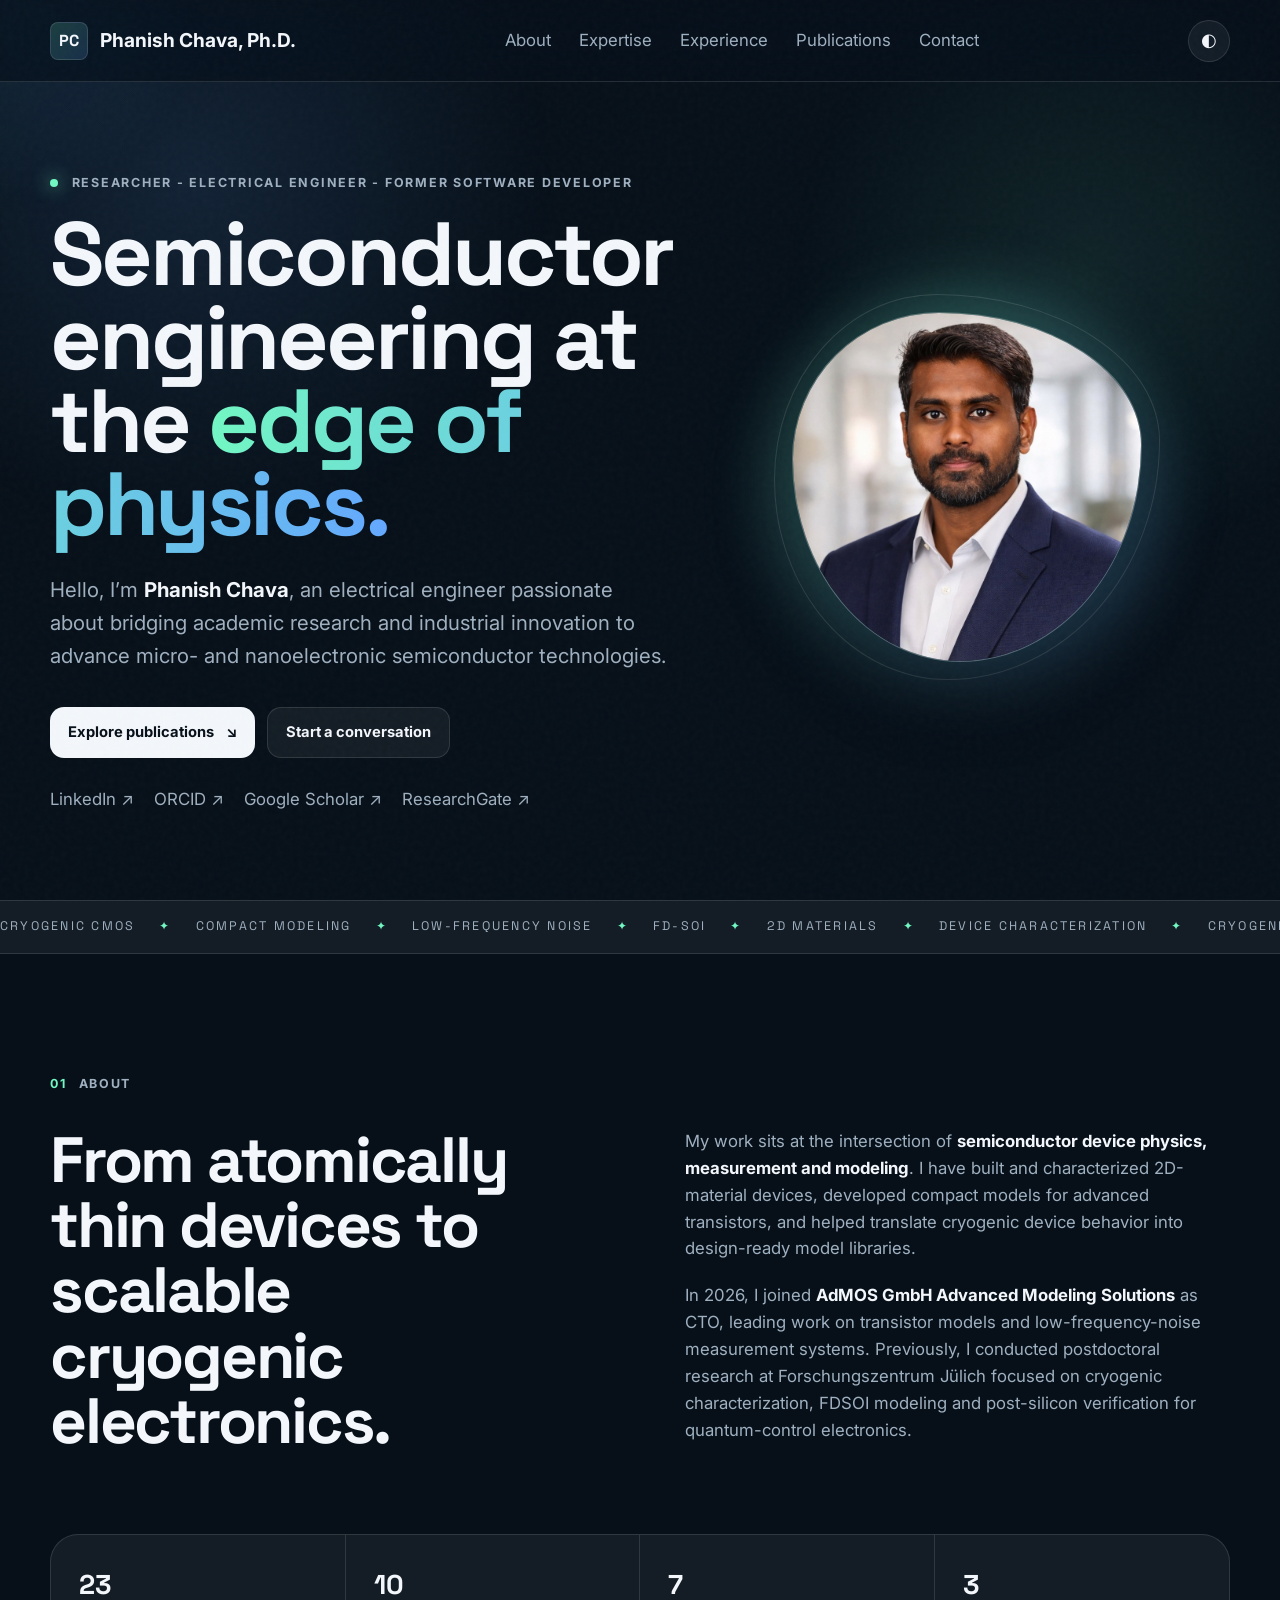
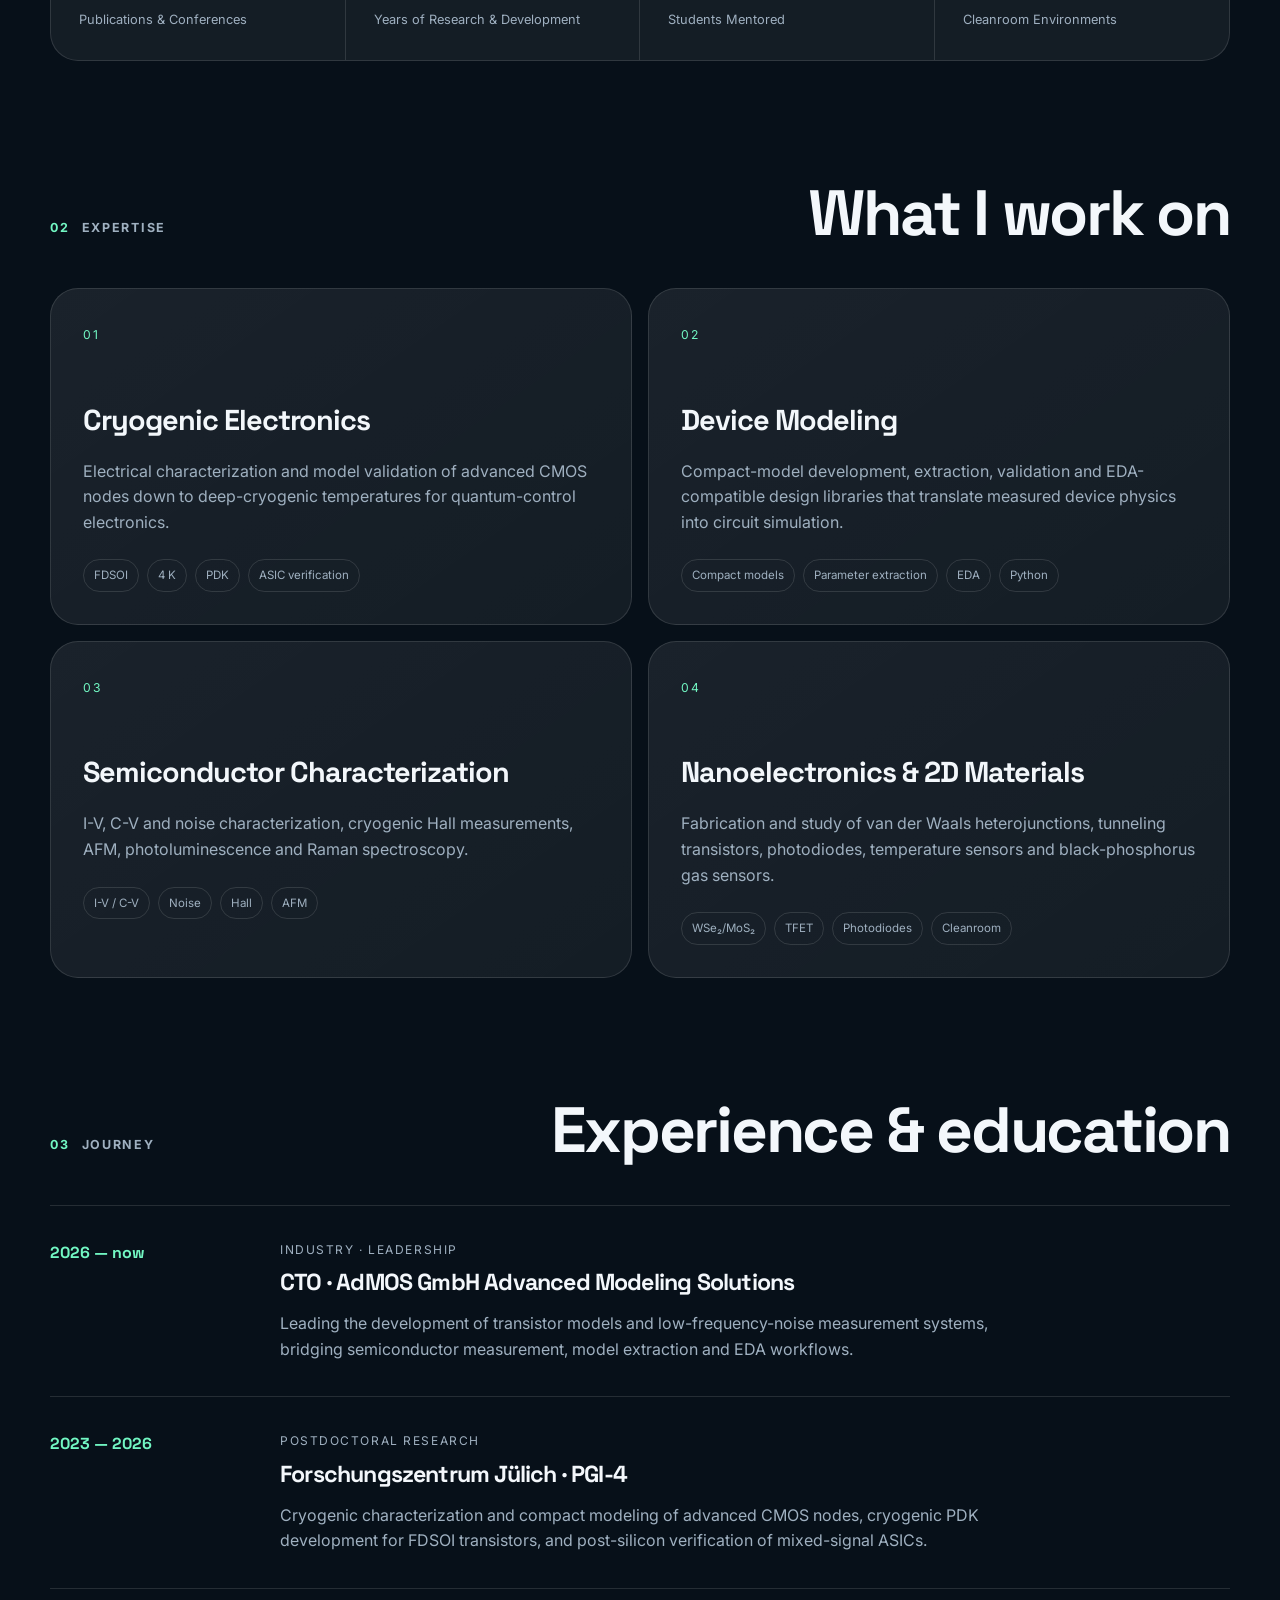
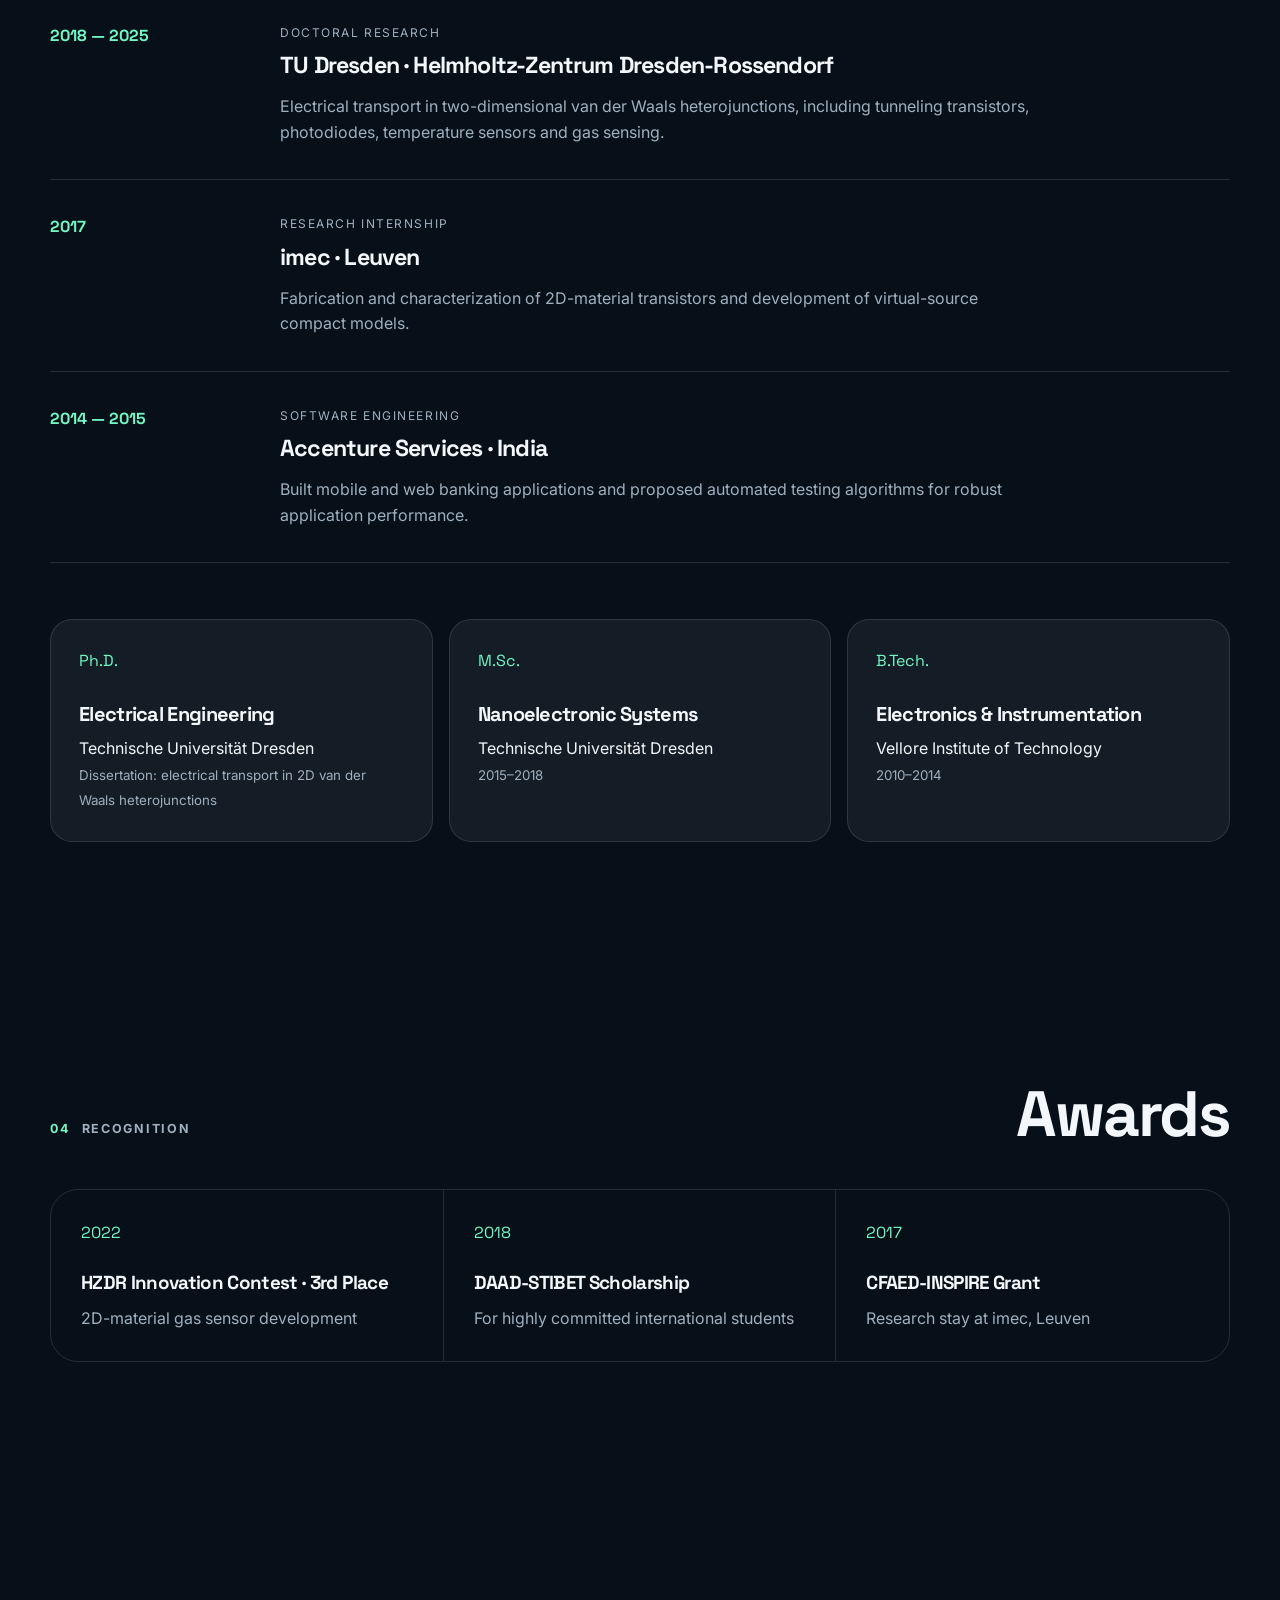
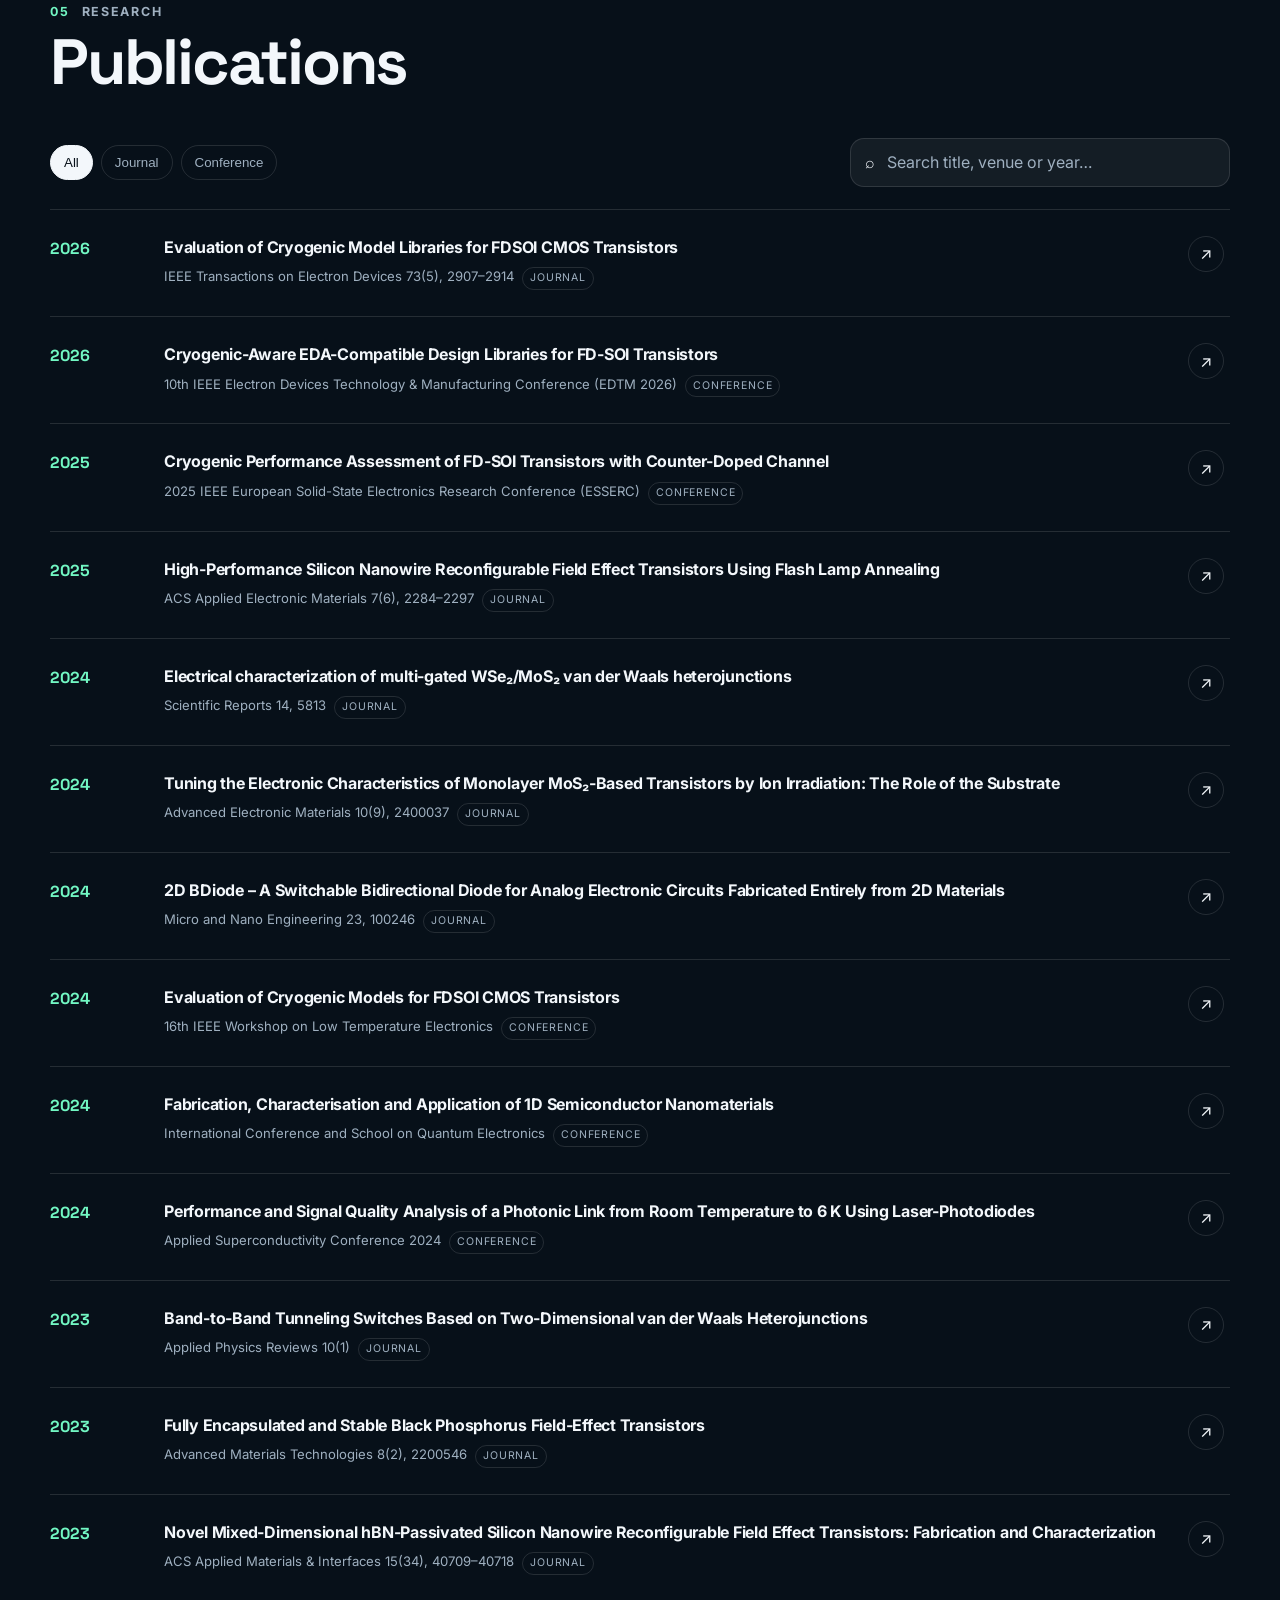
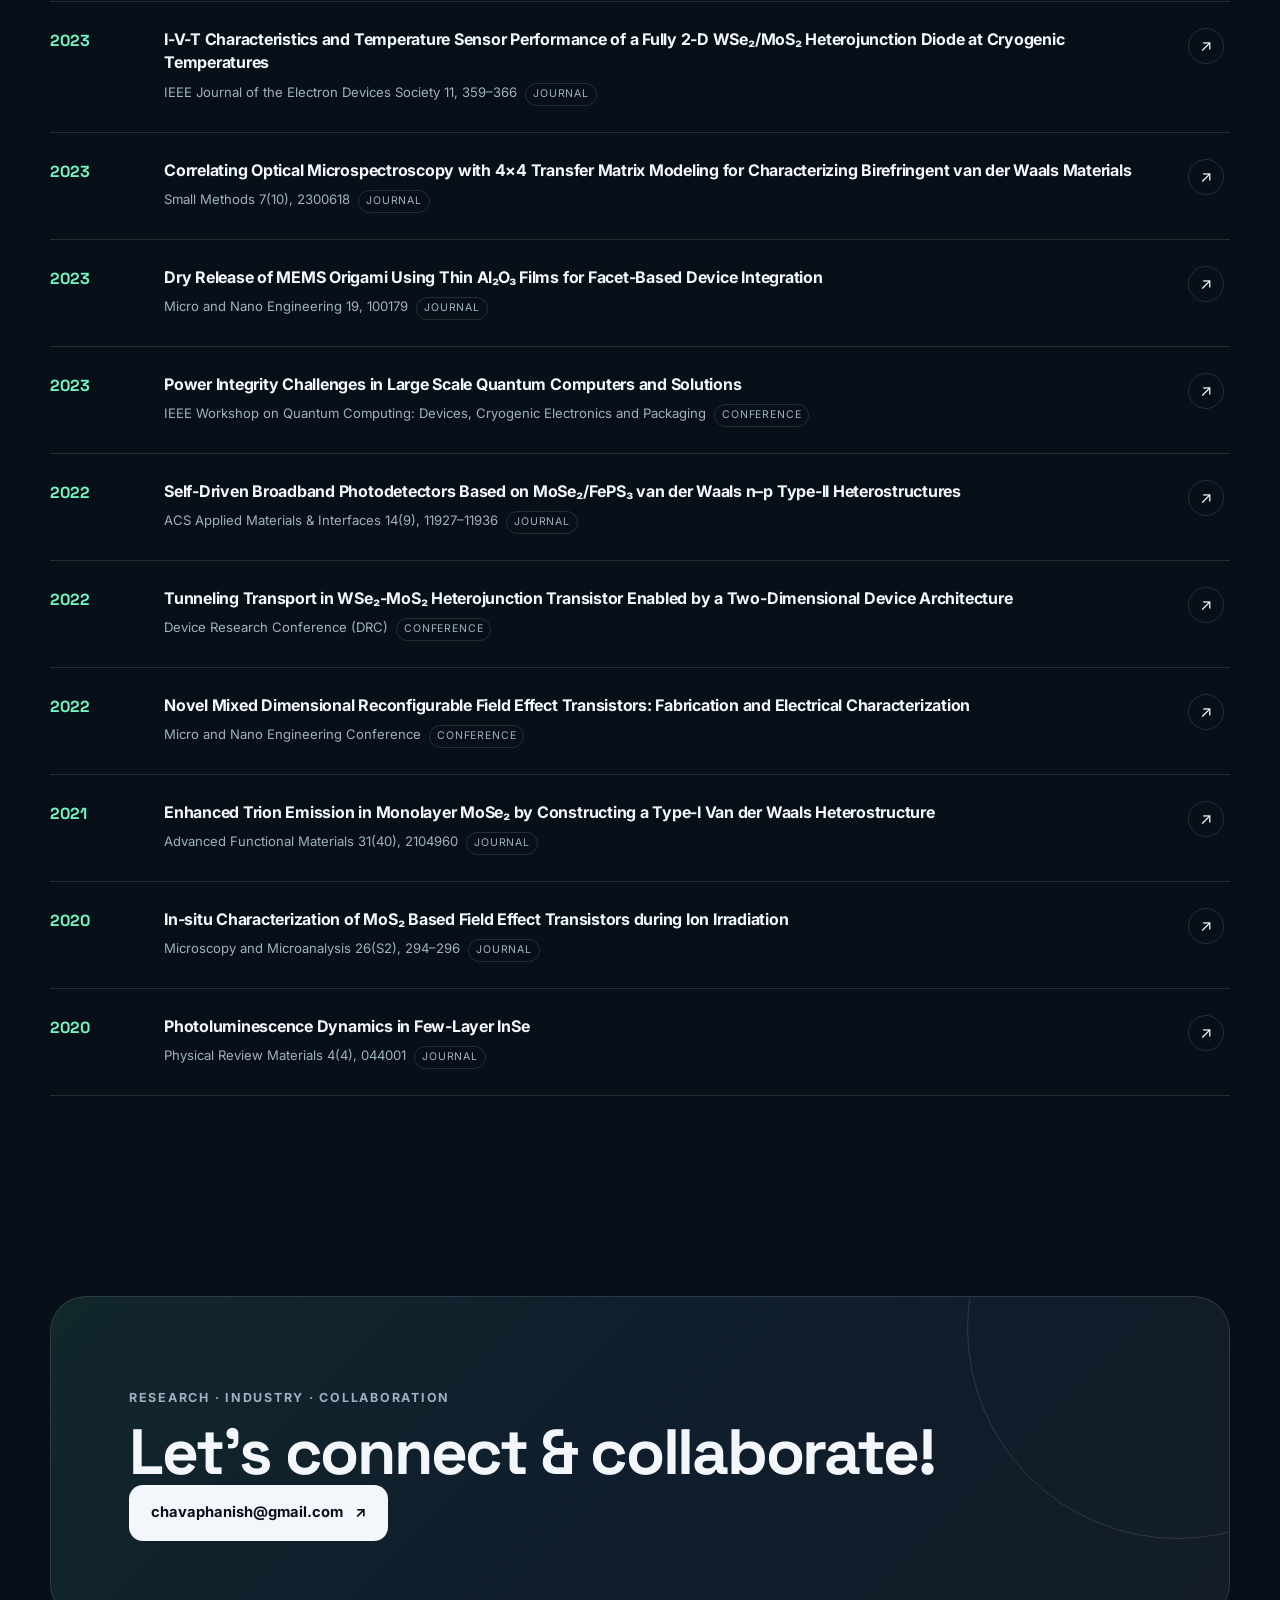
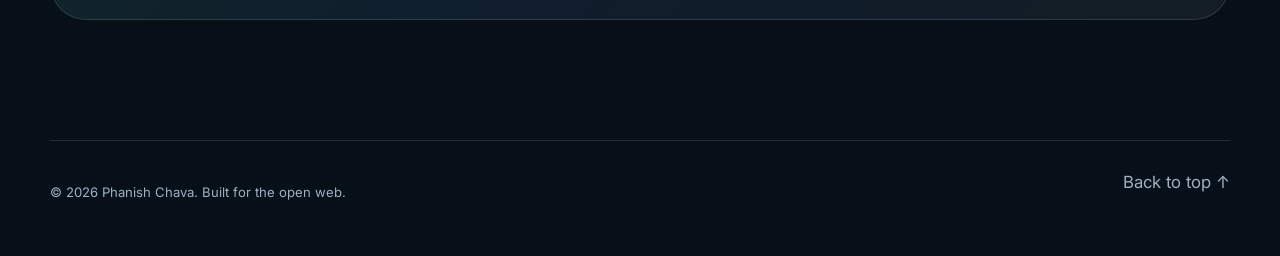
<file: index.html>
<!doctype html>
<html lang="en" data-theme="dark">
<head>
  <meta charset="utf-8" />
  <meta name="viewport" content="width=device-width, initial-scale=1" />
  <meta name="theme-color" content="#08111d" />
  <title>Phanish Chava, Ph.D. | Semiconductor &amp; Cryogenic Research</title>
  <meta name="description" content="Phanish Chava's semiconductor research in cryogenic electronics, compact modeling, and device characterization. Explore publications and professional experience." />
  <link rel="canonical" href="https://chavaphanish.github.io/" />
  <meta name="robots" content="index, follow, max-image-preview:large" />
  <meta property="og:type" content="website" />
  <meta property="og:locale" content="en_US" />
  <meta property="og:site_name" content="Phanish Chava" />
  <meta property="og:url" content="https://chavaphanish.github.io/" />
  <meta property="og:title" content="Phanish Chava, Ph.D. | Semiconductor &amp; Cryogenic Research" />
  <meta property="og:description" content="Phanish Chava's semiconductor research in cryogenic electronics, compact modeling, and device characterization. Explore publications and professional experience." />
  <meta property="og:image" content="https://chavaphanish.github.io/assets/profile.jpg" />
  <meta property="og:image:type" content="image/jpeg" />
  <meta property="og:image:width" content="886" />
  <meta property="og:image:height" content="886" />
  <meta property="og:image:alt" content="Portrait of Phanish Chava" />
  <meta name="twitter:card" content="summary" />
  <meta name="twitter:title" content="Phanish Chava, Ph.D. | Semiconductor &amp; Cryogenic Research" />
  <meta name="twitter:description" content="Phanish Chava's semiconductor research in cryogenic electronics, compact modeling, and device characterization. Explore publications and professional experience." />
  <meta name="twitter:image" content="https://chavaphanish.github.io/assets/profile.jpg" />
  <meta name="twitter:image:alt" content="Portrait of Phanish Chava" />
  <script type="application/ld+json">
  {
    "@context": "https://schema.org",
    "@graph": [
      {
        "@type": "Person",
        "@id": "https://chavaphanish.github.io/#person",
        "name": "Phanish Chava",
        "honorificSuffix": "Ph.D.",
        "url": "https://chavaphanish.github.io/",
        "image": "https://chavaphanish.github.io/assets/profile.jpg",
        "description": "Electrical engineer and semiconductor researcher specializing in cryogenic electronics, compact modeling, and device characterization.",
        "jobTitle": "CTO",
        "worksFor": {
          "@type": "Organization",
          "name": "AdMOS GmbH Advanced Modeling Solutions"
        },
        "alumniOf": [
          {"@type": "CollegeOrUniversity", "name": "Technische Universität Dresden"},
          {"@type": "CollegeOrUniversity", "name": "Vellore Institute of Technology"}
        ],
        "knowsAbout": [
          "Semiconductor research",
          "Cryogenic electronics",
          "Compact modeling",
          "Device characterization",
          "Low-frequency noise",
          "FD-SOI transistors",
          "Two-dimensional materials"
        ],
        "sameAs": [
          "https://www.linkedin.com/in/phanishchava",
          "https://orcid.org/0000-0001-9938-2835",
          "https://www.researchgate.net/profile/Phanish-Chava"
        ]
      },
      {
        "@type": "WebSite",
        "@id": "https://chavaphanish.github.io/#website",
        "url": "https://chavaphanish.github.io/",
        "name": "Phanish Chava — Semiconductor Research",
        "description": "Semiconductor research, publications, and professional experience of Phanish Chava, Ph.D., in cryogenic electronics, compact modeling, and device characterization.",
        "inLanguage": "en",
        "author": {"@id": "https://chavaphanish.github.io/#person"},
        "about": {"@id": "https://chavaphanish.github.io/#person"}
      }
    ]
  }
  </script>
  <link rel="preconnect" href="https://fonts.googleapis.com">
  <link rel="preconnect" href="https://fonts.gstatic.com" crossorigin>
  <link href="https://fonts.googleapis.com/css2?family=Inter:wght@400;500;600;700&family=Space+Grotesk:wght@500;600;700&display=swap" rel="stylesheet">
  <link rel="stylesheet" href="styles.css" />
  <script defer src="script.js"></script>
</head>
<body>
  <div class="noise" aria-hidden="true"></div>
  <div class="cursor-glow" aria-hidden="true"></div>

  <header class="site-header" id="top">
    <a class="brand" href="#top" aria-label="Back to top">
      <span class="brand-mark">PC</span>
      <span class="brand-copy"><strong>Phanish Chava,</strong> Ph.D.</span>
    </a>
    <nav class="desktop-nav" aria-label="Primary navigation">
      <a href="#about">About</a><a href="#expertise">Expertise</a><a href="#experience">Experience</a><a href="#publications">Publications</a><a href="#contact">Contact</a>
    </nav>
    <button class="theme-toggle" type="button" aria-label="Toggle theme"><span aria-hidden="true">◐</span></button>
  </header>

  <main>
    <section class="hero section-shell">
      <div class="hero-copy reveal">
        <p class="eyebrow"><span class="status-dot"></span> Researcher - Electrical Engineer - Former Software Developer</p>
        <h1>Semiconductor engineering at the <span class="gradient-text">edge of physics.</span></h1>
        <p class="hero-lede">Hello, I’m <strong>Phanish Chava</strong>, an electrical engineer passionate about bridging academic research and industrial innovation to advance micro- and nanoelectronic semiconductor technologies.</p>
        <div class="hero-actions">
          <a class="button primary" href="#publications">Explore publications <span>↘</span></a>
          <a class="button ghost" href="mailto:chavaphanish@gmail.com">Start a conversation</a>
        </div>
        <div class="hero-meta" aria-label="Professional profiles">
          <a href="https://www.linkedin.com/in/phanishchava" target="_blank" rel="noreferrer">LinkedIn ↗</a>
          <a href="https://orcid.org/0000-0001-9938-2835" target="_blank" rel="noreferrer">ORCID ↗</a>
          <a href="https://scholar.google.com/scholar?q=%22Phanish+Chava%22" target="_blank" rel="noreferrer">Google Scholar ↗</a>
          <a href="https://www.researchgate.net/profile/Phanish-Chava" target="_blank" rel="noreferrer">ResearchGate ↗</a>
        </div>
      </div>

      <div class="hero-visual reveal" data-delay="120">
        <div class="portrait-wrap">
          <div class="portrait-halo"></div>
          <img src="assets/profile.jpg" alt="Portrait of Phanish Chava" width="720" height="720" fetchpriority="high" />
        </div>
      </div>
    </section>

    <section class="signal-strip" aria-label="Core focus areas">
      <div class="marquee-track">
        <span>CRYOGENIC CMOS</span><i>✦</i><span>COMPACT MODELING</span><i>✦</i><span>LOW-FREQUENCY NOISE</span><i>✦</i><span>FD-SOI</span><i>✦</i><span>2D MATERIALS</span><i>✦</i><span>DEVICE CHARACTERIZATION</span><i>✦</i><span>CRYOGENIC CMOS</span><i>✦</i><span>COMPACT MODELING</span><i>✦</i><span>LOW-FREQUENCY NOISE</span><i>✦</i><span>FD-SOI</span><i>✦</i><span>2D MATERIALS</span><i>✦</i><span>DEVICE CHARACTERIZATION</span>
      </div>
    </section>

    <section id="about" class="section-shell split-section">
      <div class="section-kicker reveal"><span>01</span> About</div>
      <div class="about-grid">
        <h2 class="reveal">From atomically thin devices to scalable cryogenic electronics.</h2>
        <div class="about-copy reveal" data-delay="100">
          <p>My work sits at the intersection of <strong>semiconductor device physics, measurement and modeling</strong>. I have built and characterized 2D-material devices, developed compact models for advanced transistors, and helped translate cryogenic device behavior into design-ready model libraries.</p>
          <p>In 2026, I joined <strong>AdMOS GmbH Advanced Modeling Solutions</strong> as CTO, leading work on transistor models and low-frequency-noise measurement systems. Previously, I conducted postdoctoral research at Forschungszentrum Jülich focused on cryogenic characterization, FDSOI modeling and post-silicon verification for quantum-control electronics.</p>
        </div>
      </div>
      <div class="stats-grid reveal">
        <article><strong id="publicationCount">23</strong><span>Publications & Conferences</span></article>
        <article><strong>10</strong><span>Years of Research & Development</span></article>
        <article><strong>7</strong><span>Students Mentored</span></article>
        <article><strong>3</strong><span>Cleanroom Environments</span></article>
      </div>
    </section>

    <section id="expertise" class="section-shell">
      <div class="section-heading reveal"><div class="section-kicker"><span>02</span> Expertise</div><h2>What I work on</h2></div>
      <div class="expertise-grid">
        <article class="expertise-card reveal"><span class="card-index">01</span><h3>Cryogenic Electronics</h3><p>Electrical characterization and model validation of advanced CMOS nodes down to deep-cryogenic temperatures for quantum-control electronics.</p><div class="tags"><span>FDSOI</span><span>4 K</span><span>PDK</span><span>ASIC verification</span></div></article>
        <article class="expertise-card reveal" data-delay="80"><span class="card-index">02</span><h3>Device Modeling</h3><p>Compact-model development, extraction, validation and EDA-compatible design libraries that translate measured device physics into circuit simulation.</p><div class="tags"><span>Compact models</span><span>Parameter extraction</span><span>EDA</span><span>Python</span></div></article>
        <article class="expertise-card reveal" data-delay="160"><span class="card-index">03</span><h3>Semiconductor Characterization</h3><p>I-V, C-V and noise characterization, cryogenic Hall measurements, AFM, photoluminescence and Raman spectroscopy.</p><div class="tags"><span>I-V / C-V</span><span>Noise</span><span>Hall</span><span>AFM</span></div></article>
        <article class="expertise-card reveal" data-delay="240"><span class="card-index">04</span><h3>Nanoelectronics & 2D Materials</h3><p>Fabrication and study of van der Waals heterojunctions, tunneling transistors, photodiodes, temperature sensors and black-phosphorus gas sensors.</p><div class="tags"><span>WSe₂/MoS₂</span><span>TFET</span><span>Photodiodes</span><span>Cleanroom</span></div></article>
      </div>
    </section>

    <section id="experience" class="section-shell">
      <div class="section-heading reveal"><div class="section-kicker"><span>03</span> Journey</div><h2>Experience & education</h2></div>
      <div class="timeline">
        <article class="timeline-item reveal"><div class="timeline-date">2026 — now</div><div><p class="timeline-type">Industry · Leadership</p><h3>CTO · AdMOS GmbH Advanced Modeling Solutions</h3><p>Leading the development of transistor models and low-frequency-noise measurement systems, bridging semiconductor measurement, model extraction and EDA workflows.</p></div></article>
        <article class="timeline-item reveal"><div class="timeline-date">2023 — 2026</div><div><p class="timeline-type">Postdoctoral research</p><h3>Forschungszentrum Jülich · PGI-4</h3><p>Cryogenic characterization and compact modeling of advanced CMOS nodes, cryogenic PDK development for FDSOI transistors, and post-silicon verification of mixed-signal ASICs.</p></div></article>
        <article class="timeline-item reveal"><div class="timeline-date">2018 — 2025</div><div><p class="timeline-type">Doctoral research</p><h3>TU Dresden · Helmholtz-Zentrum Dresden-Rossendorf</h3><p>Electrical transport in two-dimensional van der Waals heterojunctions, including tunneling transistors, photodiodes, temperature sensors and gas sensing.</p></div></article>
        <article class="timeline-item reveal"><div class="timeline-date">2017</div><div><p class="timeline-type">Research internship</p><h3>imec · Leuven</h3><p>Fabrication and characterization of 2D-material transistors and development of virtual-source compact models.</p></div></article>
        <article class="timeline-item reveal"><div class="timeline-date">2014 — 2015</div><div><p class="timeline-type">Software engineering</p><h3>Accenture Services · India</h3><p>Built mobile and web banking applications and proposed automated testing algorithms for robust application performance.</p></div></article>
      </div>

      <div class="education-grid reveal">
        <article><span>Ph.D.</span><h3>Electrical Engineering</h3><p>Technische Universität Dresden</p><small>Dissertation: electrical transport in 2D van der Waals heterojunctions</small></article>
        <article><span>M.Sc.</span><h3>Nanoelectronic Systems</h3><p>Technische Universität Dresden</p><small>2015–2018</small></article>
        <article><span>B.Tech.</span><h3>Electronics & Instrumentation</h3><p>Vellore Institute of Technology</p><small>2010–2014</small></article>
      </div>
    </section>

    <section class="section-shell awards-section">
      <div class="section-heading reveal"><div class="section-kicker"><span>04</span> Recognition</div><h2>Awards</h2></div>
      <div class="award-list reveal">
        <article><span>2022</span><h3>HZDR Innovation Contest · 3rd Place</h3><p>2D-material gas sensor development</p></article>
        <article><span>2018</span><h3>DAAD-STIBET Scholarship</h3><p>For highly committed international students</p></article>
        <article><span>2017</span><h3>CFAED-INSPIRE Grant</h3><p>Research stay at imec, Leuven</p></article>
      </div>
    </section>

    <section id="publications" class="section-shell publications-section">
      <div class="section-heading pub-heading reveal">
        <div><div class="section-kicker"><span>05</span> Research</div><h2>Publications</h2></div>
      </div>

      <div class="publication-toolbar reveal">
        <div class="filter-group" role="group" aria-label="Filter publications">
          <button class="filter active" data-filter="all">All</button>
          <button class="filter" data-filter="journal">Journal</button>
          <button class="filter" data-filter="conference">Conference</button>
        </div>
        <label class="pub-search"><span aria-hidden="true">⌕</span><input id="pubSearch" type="search" aria-label="Search publications by title, venue or year" placeholder="Search title, venue or year…" autocomplete="off" /></label>
      </div>
      <div id="publicationList" class="publication-list" aria-live="polite"></div>
    </section>

    <section id="contact" class="contact-section section-shell reveal">
      <div class="contact-card">
        <p class="eyebrow">Research · Industry · Collaboration</p>
        <h2>Let's connect & collaborate!</h2>
        <a class="button primary large" href="mailto:chavaphanish@gmail.com">chavaphanish@gmail.com <span>↗</span></a>
      </div>
    </section>
  </main>

  <footer>
    <p>© <span id="year"></span> Phanish Chava. Built for the open web.</p>
    <a href="#top">Back to top ↑</a>
  </footer>
</body>
</html>
</file>
<file: styles.css>
:root{--bg:#071019;--bg-soft:#0b1622;--card:rgba(255,255,255,.055);--card-strong:rgba(255,255,255,.08);--text:#f3f7fb;--muted:#9fb0c0;--line:rgba(255,255,255,.12);--accent:#72f7c3;--accent2:#64a8ff;--header:rgba(7,16,25,.72);--shadow:0 30px 80px rgba(0,0,0,.28);--radius:28px;--max:1180px}
html[data-theme="light"]{--bg:#eef4f7;--bg-soft:#f8fbfc;--card:rgba(255,255,255,.7);--card-strong:#fff;--text:#10202c;--muted:#587080;--line:rgba(16,32,44,.12);--accent:#0c9e75;--accent2:#1f72db;--header:rgba(238,244,247,.76);--shadow:0 30px 80px rgba(52,74,90,.12)}
*{box-sizing:border-box}html{scroll-behavior:smooth}body{margin:0;background:var(--bg);color:var(--text);font-family:Inter,system-ui,sans-serif;line-height:1.6;overflow-x:hidden}body::before{content:"";position:fixed;inset:0;pointer-events:none;background:radial-gradient(circle at 15% 20%,rgba(100,168,255,.12),transparent 28%),radial-gradient(circle at 85% 30%,rgba(114,247,195,.09),transparent 24%);z-index:-2}.noise{position:fixed;inset:0;pointer-events:none;opacity:.035;z-index:99;background-image:url("data:image/svg+xml,%3Csvg viewBox='0 0 180 180' xmlns='http://www.w3.org/2000/svg'%3E%3Cfilter id='n'%3E%3CfeTurbulence type='fractalNoise' baseFrequency='.95' numOctaves='4' stitchTiles='stitch'/%3E%3C/filter%3E%3Crect width='100%25' height='100%25' filter='url(%23n)' opacity='.75'/%3E%3C/svg%3E")}.cursor-glow{position:fixed;width:460px;height:460px;border-radius:50%;pointer-events:none;z-index:-1;background:radial-gradient(circle,rgba(93,184,255,.10),transparent 65%);transform:translate(-50%,-50%);transition:opacity .2s}.site-header{position:sticky;top:0;z-index:50;display:flex;align-items:center;justify-content:space-between;gap:24px;height:82px;padding:0 max(24px,calc((100vw - var(--max))/2));background:var(--header);backdrop-filter:blur(22px) saturate(150%);border-bottom:1px solid var(--line)}.brand{display:flex;align-items:center;gap:12px;color:var(--text);text-decoration:none;font-weight:700}.brand-mark{display:grid;place-items:center;width:38px;height:38px;border:1px solid var(--line);border-radius:8px;background:linear-gradient(135deg,rgba(114,247,195,.18),rgba(100,168,255,.18));font-family:"Space Grotesk"}


.brand-copy {
    font-size:1.2rem;
}
.brand-copy small{color:var(--muted);font-weight:500}.desktop-nav{display:flex;gap:28px}.desktop-nav a,.hero-meta a,footer a{color:var(--muted);text-decoration:none;font-size:1.05rem;transition:.2s ease}.desktop-nav a:hover,.hero-meta a:hover,footer a:hover{color:var(--text)}.theme-toggle{width:42px;height:42px;border:1px solid var(--line);border-radius:50%;background:var(--card);color:var(--text);font-size:1.1rem;cursor:pointer}.section-shell{width:min(var(--max),calc(100% - 48px));margin-inline:auto}.hero{min-height:calc(100vh - 82px);display:grid;grid-template-columns:1.08fr .92fr;align-items:center;gap:70px;padding-block:72px 80px}.eyebrow{font-size:.78rem;letter-spacing:.14em;text-transform:uppercase;color:var(--muted);font-weight:700}.status-dot{display:inline-block;width:8px;height:8px;border-radius:50%;background:var(--accent);margin-right:9px;box-shadow:0 0 18px var(--accent)}h1,h2,h3{font-family:"Space Grotesk",Inter,sans-serif;letter-spacing:-.035em}h1{font-size:clamp(3.5rem,7vw,7rem);line-height:.93;margin:20px 0 28px;max-width:900px}.gradient-text{background:linear-gradient(90deg,var(--accent),var(--accent2));-webkit-background-clip:text;background-clip:text;color:transparent}.hero-lede{max-width:700px;font-size:clamp(1.06rem,1.6vw,1.28rem);color:var(--muted);margin:0}.hero-lede strong{color:var(--text)}.hero-actions{display:flex;gap:12px;flex-wrap:wrap;margin-top:34px}.button{display:inline-flex;align-items:center;gap:12px;padding:13px 18px;border-radius:14px;text-decoration:none;font-weight:700;font-size:.92rem;transition:.25s ease}.button:hover{transform:translateY(-2px)}.button.primary{background:var(--text);color:var(--bg)}.button.ghost{border:1px solid var(--line);color:var(--text);background:var(--card)}.button.large{padding:16px 22px}.hero-meta{display:flex;gap:20px;flex-wrap:wrap;margin-top:28px}.hero-visual{display:grid;place-items:center}.portrait-wrap{position:relative;width:min(100%,510px);aspect-ratio:1/1}.portrait-wrap::after{content:"";position:absolute;inset:7%;border:1px solid var(--line);border-radius:42% 58% 55% 45% / 48% 38% 62% 52%;animation:spin 18s linear infinite}.portrait-halo{position:absolute;inset:8%;border-radius:50%;background:linear-gradient(135deg,rgba(114,247,195,.36),rgba(100,168,255,.3));filter:blur(34px)}.portrait-wrap img{position:absolute;inset:11%;width:78%;height:78%;object-fit:cover;border-radius:42% 58% 52% 48% / 42% 38% 62% 58%;border:1px solid rgba(255,255,255,.25);box-shadow:var(--shadow);z-index:2}.portrait-chip{position:absolute;z-index:4;padding:11px 14px;border:1px solid var(--line);border-radius:15px;background:color-mix(in srgb,var(--bg-soft) 82%,transparent);backdrop-filter:blur(14px);box-shadow:var(--shadow);line-height:1.15}.portrait-chip span{display:block;font-family:"Space Grotesk";font-size:1.05rem;font-weight:700}.portrait-chip small{color:var(--muted);font-size:.72rem}.chip-a{left:-2%;top:21%}.chip-b{right:0;top:48%}.chip-c{left:7%;bottom:8%}@keyframes spin{to{transform:rotate(360deg)}}.signal-strip{overflow:hidden;border-block:1px solid var(--line);background:var(--card);padding:16px 0}.marquee-track{display:flex;width:max-content;align-items:center;gap:24px;animation:marquee 28s linear infinite;font-family:"Space Grotesk";font-size:.78rem;letter-spacing:.18em;color:var(--muted);white-space:nowrap}.marquee-track i{color:var(--accent);font-style:normal}@keyframes marquee{to{transform:translateX(-50%)}}.split-section,.publications-section{padding-block:120px}.section-kicker{display:flex;align-items:center;gap:12px;color:var(--muted);font-size:.78rem;text-transform:uppercase;letter-spacing:.14em;font-weight:700}.section-kicker span{color:var(--accent)}.about-grid{display:grid;grid-template-columns:1fr 1fr;gap:90px;margin-top:34px}.about-grid h2,.section-heading h2,.contact-card h2{font-size:clamp(2.4rem,5vw,4.8rem);line-height:1.02;margin:0}.about-copy p{color:var(--muted);font-size:1.05rem;margin:0 0 20px}.about-copy strong{color:var(--text)}.stats-grid{display:grid;grid-template-columns:repeat(4,1fr);margin-top:70px;border:1px solid var(--line);border-radius:var(--radius);overflow:hidden;background:var(--card)}.stats-grid article{padding:28px;border-right:1px solid var(--line)}.stats-grid article:last-child{border-right:0}.stats-grid strong{display:block;font-family:"Space Grotesk";font-size:1.7rem}.stats-grid span{color:var(--muted);font-size:.8rem}.section-heading{display:flex;align-items:end;justify-content:space-between;gap:30px;margin-bottom:42px}.section-heading .section-kicker{margin-bottom:8px}.expertise-grid{display:grid;grid-template-columns:repeat(2,1fr);gap:16px}.expertise-card{position:relative;padding:32px;min-height:330px;border:1px solid var(--line);border-radius:var(--radius);background:linear-gradient(145deg,var(--card-strong),var(--card));overflow:hidden;transition:.3s ease}.expertise-card::before{content:"";position:absolute;inset:auto -20% -45% 35%;height:220px;background:radial-gradient(circle,rgba(114,247,195,.16),transparent 67%);opacity:0;transition:.3s}.expertise-card:hover{transform:translateY(-6px);border-color:color-mix(in srgb,var(--accent) 40%,var(--line))}.expertise-card:hover::before{opacity:1}.card-index{color:var(--accent);font-size:.76rem;letter-spacing:.15em}.expertise-card h3{font-size:1.8rem;margin:50px 0 14px}.expertise-card p{color:var(--muted);max-width:540px}.tags{display:flex;flex-wrap:wrap;gap:8px;margin-top:24px}.tags span{padding:6px 10px;border:1px solid var(--line);border-radius:999px;color:var(--muted);font-size:.72rem}#experience,.awards-section{padding-block:120px}.timeline{border-top:1px solid var(--line)}.timeline-item{display:grid;grid-template-columns:180px 1fr;gap:50px;padding:34px 0;border-bottom:1px solid var(--line)}.timeline-date{font-family:"Space Grotesk";font-weight:700;color:var(--accent)}.timeline-type{margin:0;color:var(--muted);font-size:.75rem;text-transform:uppercase;letter-spacing:.13em}.timeline-item h3{font-size:1.45rem;margin:5px 0 10px}.timeline-item p:last-child{margin:0;color:var(--muted);max-width:760px}.education-grid{display:grid;grid-template-columns:repeat(3,1fr);gap:16px;margin-top:56px}.education-grid article{padding:28px;border:1px solid var(--line);border-radius:22px;background:var(--card)}.education-grid span{color:var(--accent);font-family:"Space Grotesk"}.education-grid h3{margin:24px 0 6px;font-size:1.25rem}.education-grid p{margin:0;color:var(--text)}.education-grid small{color:var(--muted)}.award-list{display:grid;grid-template-columns:repeat(3,1fr);border:1px solid var(--line);border-radius:var(--radius);overflow:hidden}.award-list article{padding:30px;border-right:1px solid var(--line)}.award-list article:last-child{border-right:0}.award-list span{color:var(--accent);font-family:"Space Grotesk"}.award-list h3{font-size:1.18rem;margin:22px 0 8px}.award-list p{color:var(--muted);margin:0}.pub-heading>p{max-width:450px;color:var(--muted)}.publication-toolbar{display:flex;justify-content:space-between;gap:18px;align-items:center;margin-bottom:22px}.filter-group{display:flex;gap:8px}.filter{padding:9px 13px;border-radius:999px;border:1px solid var(--line);background:transparent;color:var(--muted);cursor:pointer}.filter.active,.filter:hover{background:var(--text);color:var(--bg);border-color:var(--text)}.pub-search{display:flex;align-items:center;gap:10px;width:min(380px,100%);padding:10px 14px;border:1px solid var(--line);border-radius:14px;background:var(--card)}.pub-search input{width:100%;border:0;outline:0;background:transparent;color:var(--text);font:inherit}.pub-search input::placeholder{color:var(--muted)}.publication-list{border-top:1px solid var(--line)}.publication-item{display:grid;grid-template-columns:92px 1fr 42px;gap:22px;align-items:start;padding:26px 0;border-bottom:1px solid var(--line);transition:.2s}.publication-item:hover{padding-left:10px}.pub-year{font-family:"Space Grotesk";font-weight:700;color:var(--accent)}.pub-body h3{font-family:Inter,sans-serif;letter-spacing:-.015em;font-size:1rem;margin:0 0 7px;line-height:1.45}.pub-meta{color:var(--muted);font-size:.82rem}.pub-type{display:inline-block;margin-left:8px;padding:2px 7px;border:1px solid var(--line);border-radius:999px;font-size:.66rem;text-transform:uppercase;letter-spacing:.08em}.pub-link{display:grid;place-items:center;width:36px;height:36px;border:1px solid var(--line);border-radius:50%;color:var(--text);text-decoration:none}.empty-state{padding:40px 0;color:var(--muted)}.contact-section{padding-block:80px 120px}.contact-card{position:relative;padding:clamp(34px,7vw,78px);border:1px solid var(--line);border-radius:36px;background:linear-gradient(135deg,rgba(114,247,195,.10),rgba(100,168,255,.09),var(--card));overflow:hidden}.contact-card::after{content:"";position:absolute;width:420px;height:420px;border:1px solid var(--line);border-radius:50%;right:-160px;top:-180px}.contact-card p:not(.eyebrow){max-width:700px;color:var(--muted);font-size:1.05rem;margin:22px 0 28px}footer{width:min(var(--max),calc(100% - 48px));margin:auto;padding:28px 0 40px;border-top:1px solid var(--line);display:flex;justify-content:space-between;color:var(--muted);font-size:.82rem}.reveal{opacity:0;transform:translateY(24px);transition:opacity .75s ease,transform .75s cubic-bezier(.2,.7,.2,1)}.reveal.visible{opacity:1;transform:none}@media(max-width:900px){.desktop-nav{display:none}.hero{grid-template-columns:1fr;padding-top:44px}.hero-visual{order:-1}.portrait-wrap{width:min(80vw,460px)}.about-grid{grid-template-columns:1fr;gap:28px}.stats-grid{grid-template-columns:1fr 1fr}.stats-grid article:nth-child(2){border-right:0}.stats-grid article{border-bottom:1px solid var(--line)}.stats-grid article:nth-last-child(-n+2){border-bottom:0}.expertise-grid{grid-template-columns:1fr}.education-grid,.award-list{grid-template-columns:1fr}.award-list article{border-right:0;border-bottom:1px solid var(--line)}.award-list article:last-child{border-bottom:0}.section-heading,.publication-toolbar{align-items:flex-start;flex-direction:column}.pub-search{width:100%}}@media(max-width:620px){.section-shell,footer{width:min(100% - 30px,var(--max))}.site-header{padding-inline:15px}.brand-copy{display:none}h1{font-size:clamp(3rem,16vw,4.6rem)}.hero{gap:24px}.portrait-chip{display:none}.hero-meta{gap:12px}.stats-grid{grid-template-columns:1fr}.stats-grid article{border-right:0;border-bottom:1px solid var(--line)!important}.stats-grid article:last-child{border-bottom:0!important}.timeline-item{grid-template-columns:1fr;gap:8px}.publication-item{grid-template-columns:70px 1fr 36px;gap:12px}.filter-group{width:100%;overflow:auto}.publication-toolbar{gap:12px}footer{gap:20px;flex-direction:column}.split-section,#experience,.awards-section,.publications-section{padding-block:86px}}
@media(prefers-reduced-motion:reduce){*{scroll-behavior:auto!important}.marquee-track,.portrait-wrap::after{animation:none!important}.reveal{opacity:1;transform:none;transition:none}}
</file>
